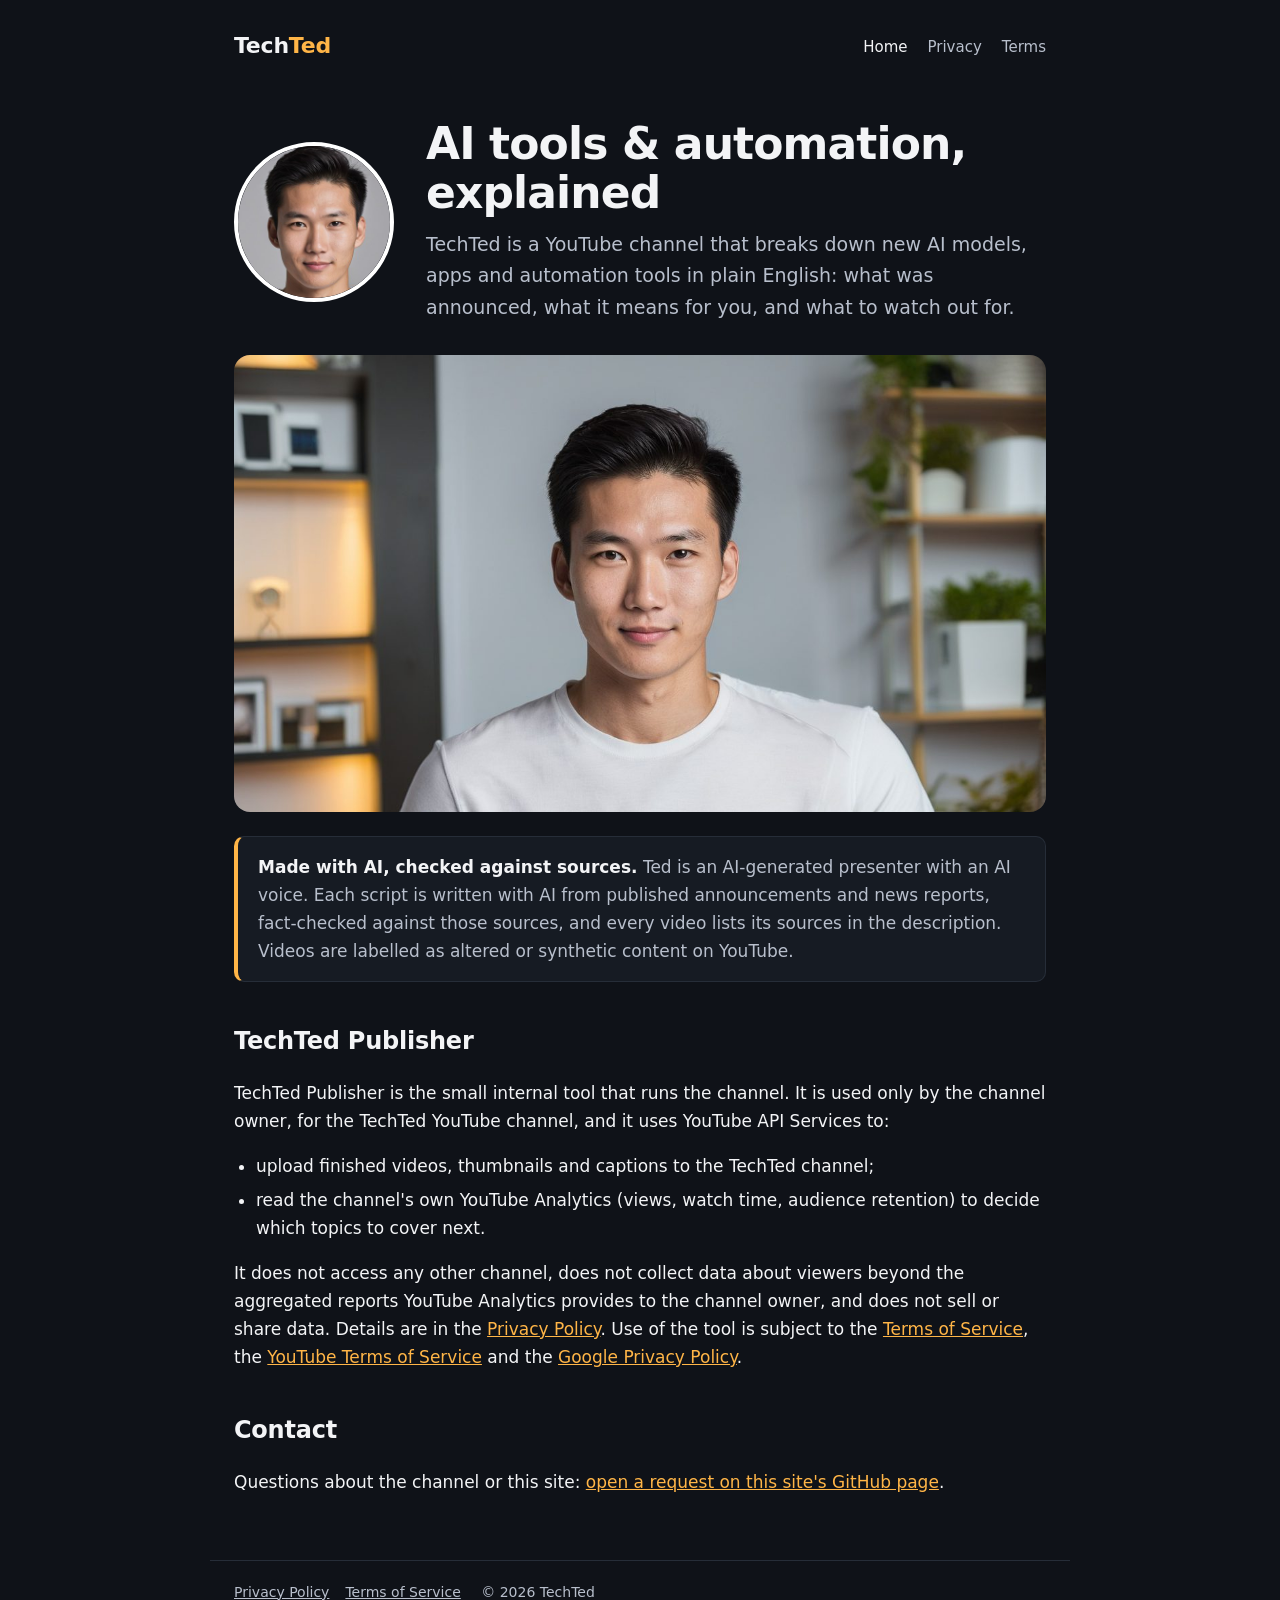
<file: index.html>
<!DOCTYPE html>
<html lang="en-GB">
<head>
<meta charset="utf-8">
<meta name="viewport" content="width=device-width, initial-scale=1">
<title>TechTed: AI tools &amp; automation, explained</title>
<meta name="description" content="TechTed is a YouTube channel that explains new AI tools and automation in plain English.">
<link rel="stylesheet" href="assets/style.css">
</head>
<body>
<header>
  <a class="brand" href="./">Tech<span>Ted</span></a>
  <nav><a href="./" aria-current="page">Home</a><a href="privacy/">Privacy</a><a href="terms/">Terms</a></nav>
</header>
<main>
  <section class="hero">
    <img src="assets/ted.jpg" alt="Ted, the TechTed presenter (an AI-generated character)">
    <div>
      <h1>AI tools &amp; automation, explained</h1>
      <p class="lede">TechTed is a YouTube channel that breaks down new AI models, apps and automation tools in plain English: what was announced, what it means for you, and what to watch out for.</p>
    </div>
  </section>

  <img class="studio" src="assets/studio.jpg" alt="The TechTed studio">

  <div class="note">
    <strong>Made with AI, checked against sources.</strong> Ted is an AI-generated presenter with an AI voice.
    Each script is written with AI from published announcements and news reports, fact-checked against those
    sources, and every video lists its sources in the description. Videos are labelled as altered or synthetic
    content on YouTube.
  </div>

  <h2>TechTed Publisher</h2>
  <p>TechTed Publisher is the small internal tool that runs the channel. It is used only by the channel owner,
  for the TechTed YouTube channel, and it uses YouTube API Services to:</p>
  <ul>
    <li>upload finished videos, thumbnails and captions to the TechTed channel;</li>
    <li>read the channel's own YouTube Analytics (views, watch time, audience retention) to decide which topics
      to cover next.</li>
  </ul>
  <p>It does not access any other channel, does not collect data about viewers beyond the aggregated reports
  YouTube Analytics provides to the channel owner, and does not sell or share data. Details are in the
  <a href="privacy/">Privacy Policy</a>. Use of the tool is subject to the <a href="terms/">Terms of Service</a>,
  the <a href="https://www.youtube.com/t/terms">YouTube Terms of Service</a> and the
  <a href="https://policies.google.com/privacy">Google Privacy Policy</a>.</p>

  <h2>Contact</h2>
  <p>Questions about the channel or this site: <a href="https://github.com/eurli/eurli.github.io/issues">open a request on this site's GitHub page</a>.</p>
</main>
<footer>
  <a href="privacy/">Privacy Policy</a><a href="terms/">Terms of Service</a>
  <span>© 2026 TechTed</span>
</footer>
</body>
</html>
</file>
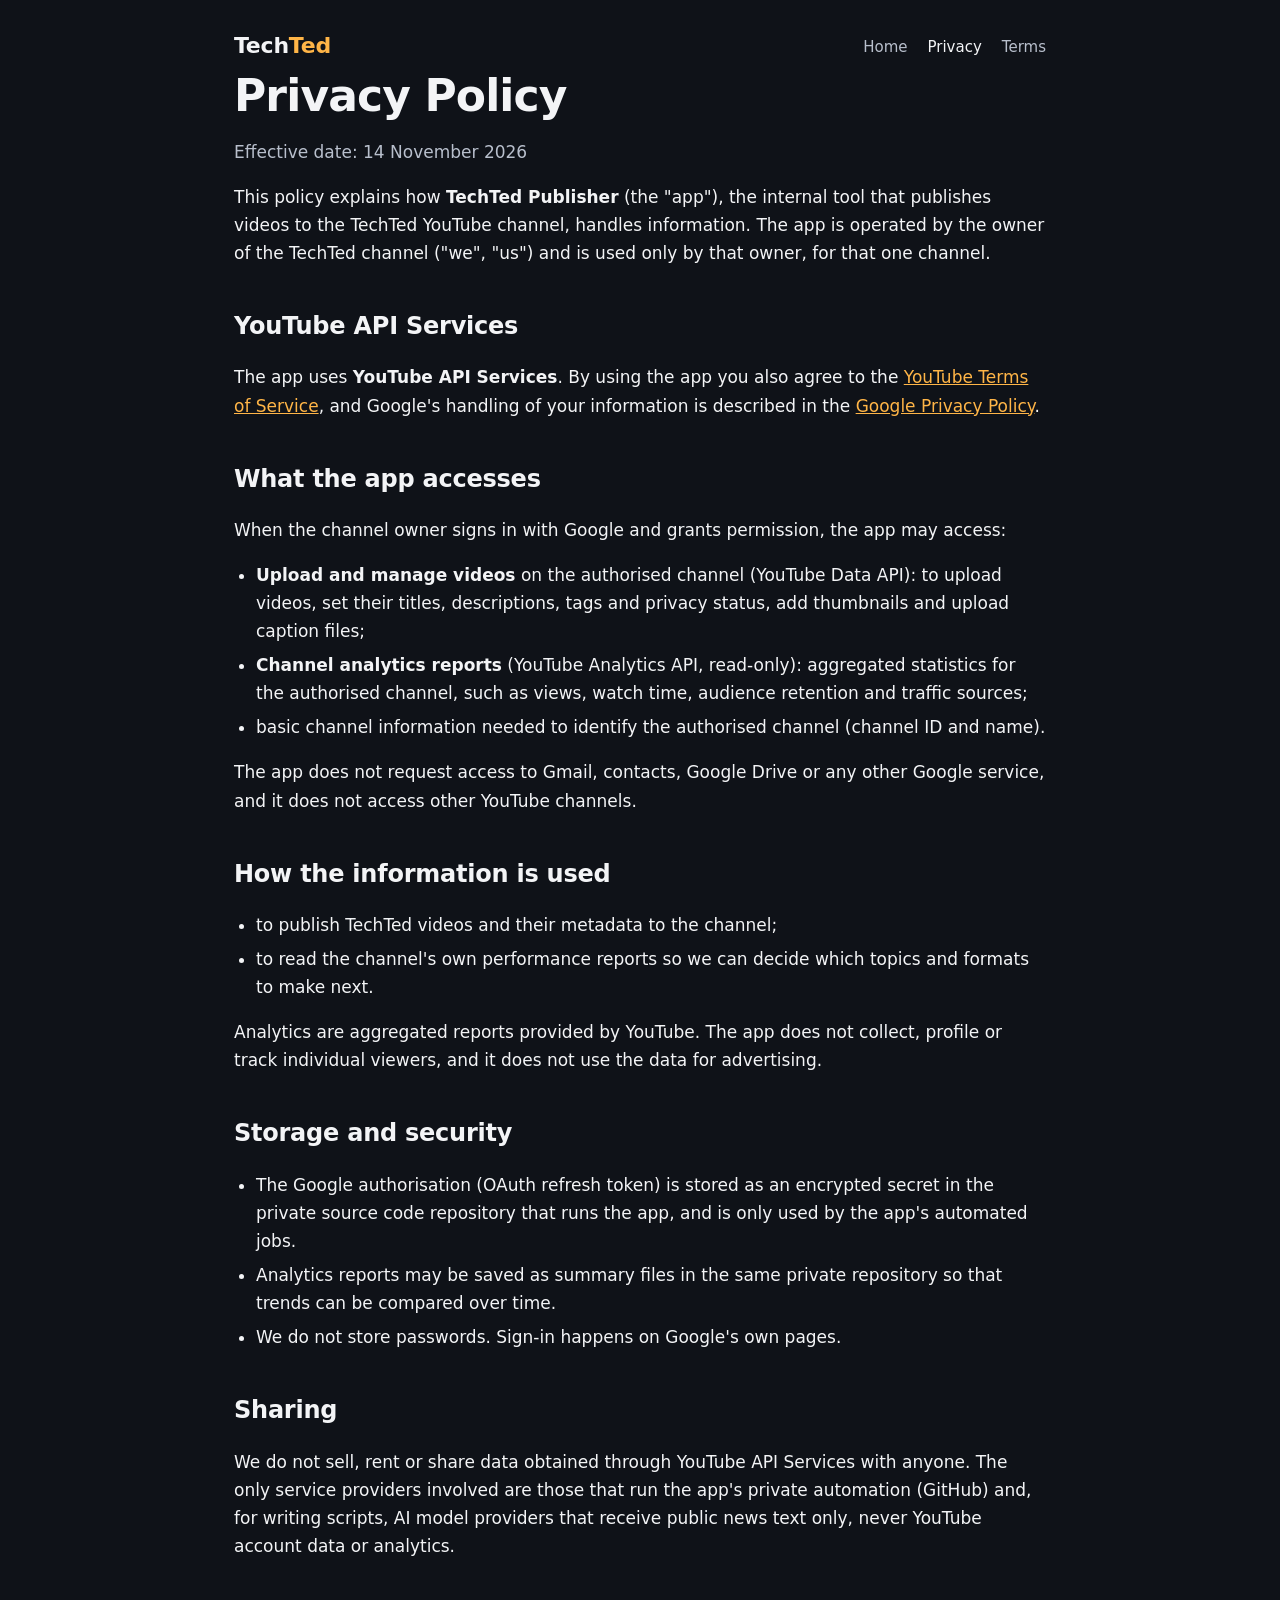
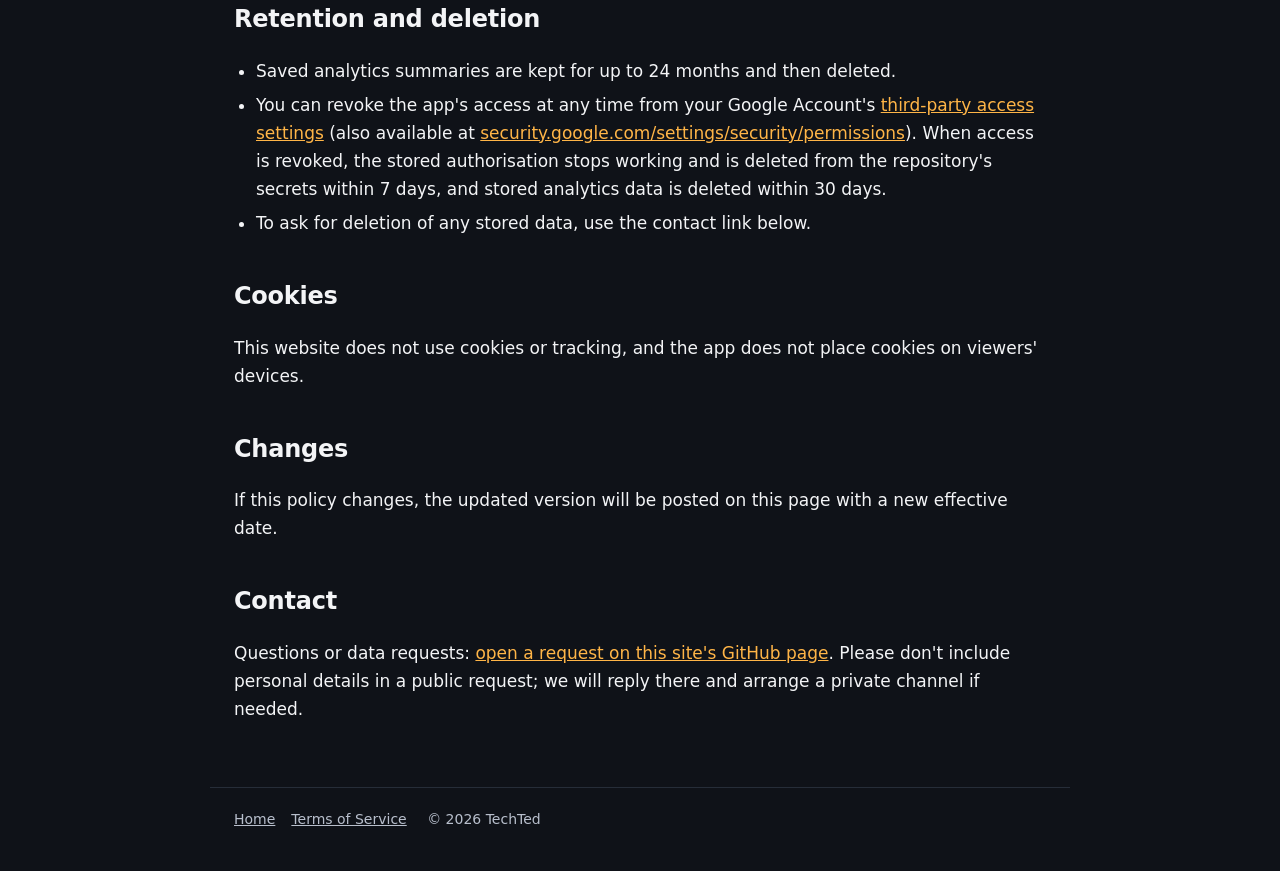
<file: privacy/index.html>
<!DOCTYPE html>
<html lang="en-GB">
<head>
<meta charset="utf-8">
<meta name="viewport" content="width=device-width, initial-scale=1">
<title>Privacy Policy · TechTed</title>
<link rel="stylesheet" href="../assets/style.css">
</head>
<body>
<header>
  <a class="brand" href="../">Tech<span>Ted</span></a>
  <nav><a href="../">Home</a><a href="./" aria-current="page">Privacy</a><a href="../terms/">Terms</a></nav>
</header>
<main>
  <h1>Privacy Policy</h1>
  <p class="muted">Effective date: 14 November 2026</p>

  <p>This policy explains how <strong>TechTed Publisher</strong> (the "app"), the internal tool that publishes
  videos to the TechTed YouTube channel, handles information. The app is operated by the owner of the TechTed
  channel ("we", "us") and is used only by that owner, for that one channel.</p>

  <h2>YouTube API Services</h2>
  <p>The app uses <strong>YouTube API Services</strong>. By using the app you also agree to the
  <a href="https://www.youtube.com/t/terms">YouTube Terms of Service</a>, and Google's handling of your
  information is described in the <a href="https://policies.google.com/privacy">Google Privacy Policy</a>.</p>

  <h2>What the app accesses</h2>
  <p>When the channel owner signs in with Google and grants permission, the app may access:</p>
  <ul>
    <li><strong>Upload and manage videos</strong> on the authorised channel (YouTube Data API): to upload videos,
      set their titles, descriptions, tags and privacy status, add thumbnails and upload caption files;</li>
    <li><strong>Channel analytics reports</strong> (YouTube Analytics API, read-only): aggregated statistics for
      the authorised channel, such as views, watch time, audience retention and traffic sources;</li>
    <li>basic channel information needed to identify the authorised channel (channel ID and name).</li>
  </ul>
  <p>The app does not request access to Gmail, contacts, Google Drive or any other Google service, and it does
  not access other YouTube channels.</p>

  <h2>How the information is used</h2>
  <ul>
    <li>to publish TechTed videos and their metadata to the channel;</li>
    <li>to read the channel's own performance reports so we can decide which topics and formats to make next.</li>
  </ul>
  <p>Analytics are aggregated reports provided by YouTube. The app does not collect, profile or track individual
  viewers, and it does not use the data for advertising.</p>

  <h2>Storage and security</h2>
  <ul>
    <li>The Google authorisation (OAuth refresh token) is stored as an encrypted secret in the private source
      code repository that runs the app, and is only used by the app's automated jobs.</li>
    <li>Analytics reports may be saved as summary files in the same private repository so that trends can be
      compared over time.</li>
    <li>We do not store passwords. Sign-in happens on Google's own pages.</li>
  </ul>

  <h2>Sharing</h2>
  <p>We do not sell, rent or share data obtained through YouTube API Services with anyone. The only service
  providers involved are those that run the app's private automation (GitHub) and, for writing scripts, AI
  model providers that receive public news text only, never YouTube account data or analytics.</p>

  <h2>Retention and deletion</h2>
  <ul>
    <li>Saved analytics summaries are kept for up to 24 months and then deleted.</li>
    <li>You can revoke the app's access at any time from your Google Account's
      <a href="https://myaccount.google.com/permissions">third-party access settings</a>
      (also available at <a href="https://security.google.com/settings/security/permissions">security.google.com/settings/security/permissions</a>).
      When access is revoked, the stored authorisation stops working and is deleted from the repository's
      secrets within 7 days, and stored analytics data is deleted within 30 days.</li>
    <li>To ask for deletion of any stored data, use the contact link below.</li>
  </ul>

  <h2>Cookies</h2>
  <p>This website does not use cookies or tracking, and the app does not place cookies on viewers' devices.</p>

  <h2>Changes</h2>
  <p>If this policy changes, the updated version will be posted on this page with a new effective date.</p>

  <h2>Contact</h2>
  <p>Questions or data requests: <a href="https://github.com/eurli/eurli.github.io/issues">open a request on this site's GitHub page</a>. Please don't include personal details in a public request; we will reply there and arrange a private channel if needed.</p>
</main>
<footer>
  <a href="../">Home</a><a href="../terms/">Terms of Service</a>
  <span>© 2026 TechTed</span>
</footer>
</body>
</html>
</file>
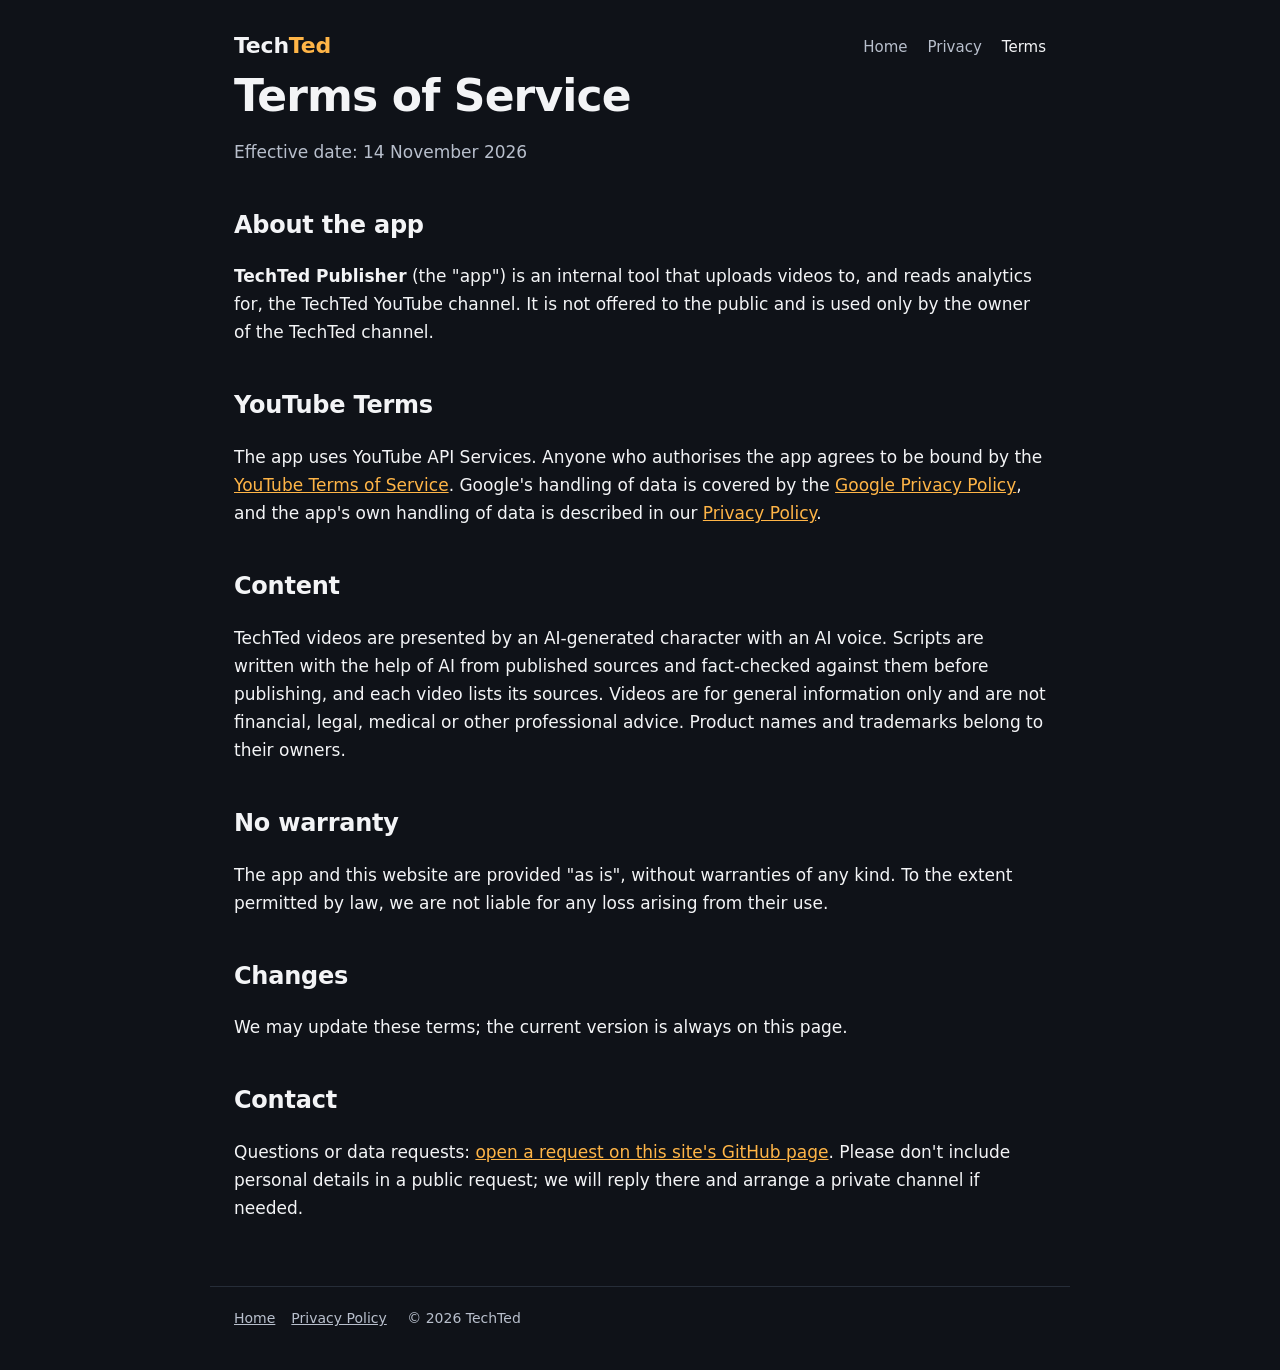
<file: terms/index.html>
<!DOCTYPE html>
<html lang="en-GB">
<head>
<meta charset="utf-8">
<meta name="viewport" content="width=device-width, initial-scale=1">
<title>Terms of Service · TechTed</title>
<link rel="stylesheet" href="../assets/style.css">
</head>
<body>
<header>
  <a class="brand" href="../">Tech<span>Ted</span></a>
  <nav><a href="../">Home</a><a href="../privacy/">Privacy</a><a href="./" aria-current="page">Terms</a></nav>
</header>
<main>
  <h1>Terms of Service</h1>
  <p class="muted">Effective date: 14 November 2026</p>

  <h2>About the app</h2>
  <p><strong>TechTed Publisher</strong> (the "app") is an internal tool that uploads videos to, and reads
  analytics for, the TechTed YouTube channel. It is not offered to the public and is used only by the owner of
  the TechTed channel.</p>

  <h2>YouTube Terms</h2>
  <p>The app uses YouTube API Services. Anyone who authorises the app agrees to be bound by the
  <a href="https://www.youtube.com/t/terms">YouTube Terms of Service</a>. Google's handling of data is covered
  by the <a href="https://policies.google.com/privacy">Google Privacy Policy</a>, and the app's own handling of
  data is described in our <a href="../privacy/">Privacy Policy</a>.</p>

  <h2>Content</h2>
  <p>TechTed videos are presented by an AI-generated character with an AI voice. Scripts are written with the
  help of AI from published sources and fact-checked against them before publishing, and each video lists its
  sources. Videos are for general information only and are not financial, legal, medical or other professional
  advice. Product names and trademarks belong to their owners.</p>

  <h2>No warranty</h2>
  <p>The app and this website are provided "as is", without warranties of any kind. To the extent permitted by
  law, we are not liable for any loss arising from their use.</p>

  <h2>Changes</h2>
  <p>We may update these terms; the current version is always on this page.</p>

  <h2>Contact</h2>
  <p>Questions or data requests: <a href="https://github.com/eurli/eurli.github.io/issues">open a request on this site's GitHub page</a>. Please don't include personal details in a public request; we will reply there and arrange a private channel if needed.</p>
</main>
<footer>
  <a href="../">Home</a><a href="../privacy/">Privacy Policy</a>
  <span>© 2026 TechTed</span>
</footer>
</body>
</html>
</file>
<file: assets/style.css>
:root {
  --bg: #0f1218;
  --panel: #161b23;
  --text: #f3f4f6;
  --muted: #b8bfcc;
  --accent: #ffb547;
  --line: #262d38;
}
* { box-sizing: border-box; }
html { -webkit-text-size-adjust: 100%; }
body {
  margin: 0;
  background: var(--bg);
  color: var(--text);
  font: 17px/1.65 Inter, "Segoe UI", system-ui, -apple-system, Roboto, Helvetica, Arial, sans-serif;
}
a { color: var(--accent); }
header, main, footer { max-width: 860px; margin: 0 auto; padding: 0 24px; }
header { display: flex; align-items: center; justify-content: space-between; padding-top: 28px; padding-bottom: 8px; }
.brand { font-weight: 800; font-size: 22px; color: var(--text); text-decoration: none; letter-spacing: -0.01em; }
.brand span { color: var(--accent); }
nav a { color: var(--muted); text-decoration: none; margin-left: 20px; font-size: 15px; }
nav a:hover, nav a[aria-current="page"] { color: var(--text); }
.hero { display: grid; grid-template-columns: 160px 1fr; gap: 32px; align-items: center; margin: 48px 0 32px; }
.hero img { width: 160px; height: 160px; border-radius: 50%; border: 4px solid #fff; object-fit: cover; }
h1 { font-size: 44px; line-height: 1.1; letter-spacing: -0.02em; margin: 0 0 12px; }
h2 { font-size: 24px; margin: 40px 0 8px; letter-spacing: -0.01em; }
h3 { font-size: 18px; margin: 28px 0 4px; }
.lede { color: var(--muted); font-size: 19px; margin: 0; }
.studio { width: 100%; border-radius: 16px; display: block; margin: 8px 0 8px; }
.note { background: var(--panel); border: 1px solid var(--line); border-left: 4px solid var(--accent);
        border-radius: 10px; padding: 16px 20px; margin: 24px 0; color: var(--muted); }
.note strong { color: var(--text); }
ul { padding-left: 22px; }
li { margin: 6px 0; }
.muted { color: var(--muted); }
footer { border-top: 1px solid var(--line); margin-top: 64px; padding-top: 20px; padding-bottom: 40px;
         color: var(--muted); font-size: 14px; }
footer a { color: var(--muted); margin-right: 16px; }
@media (max-width: 640px) {
  h1 { font-size: 34px; }
  .hero { grid-template-columns: 1fr; gap: 20px; margin-top: 32px; }
  .hero img { width: 120px; height: 120px; }
  nav a { margin-left: 14px; }
}
</file>
